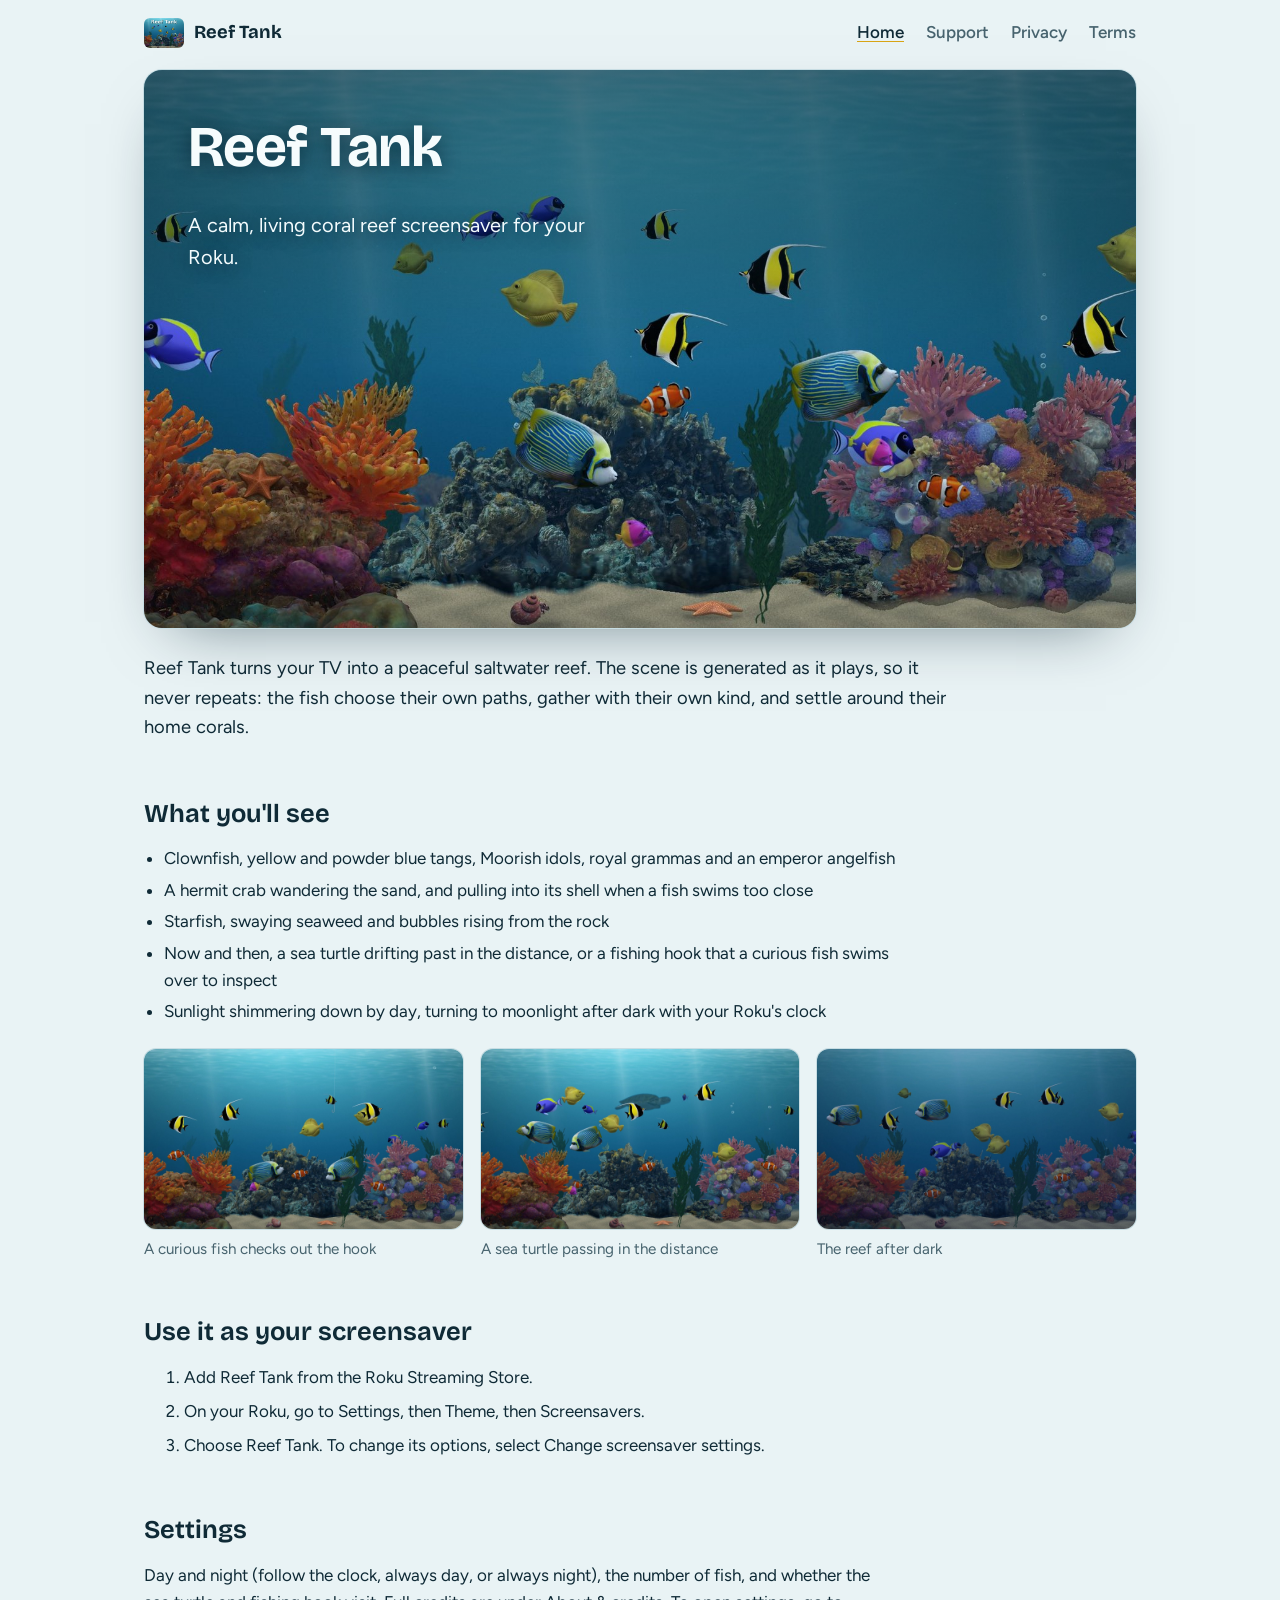
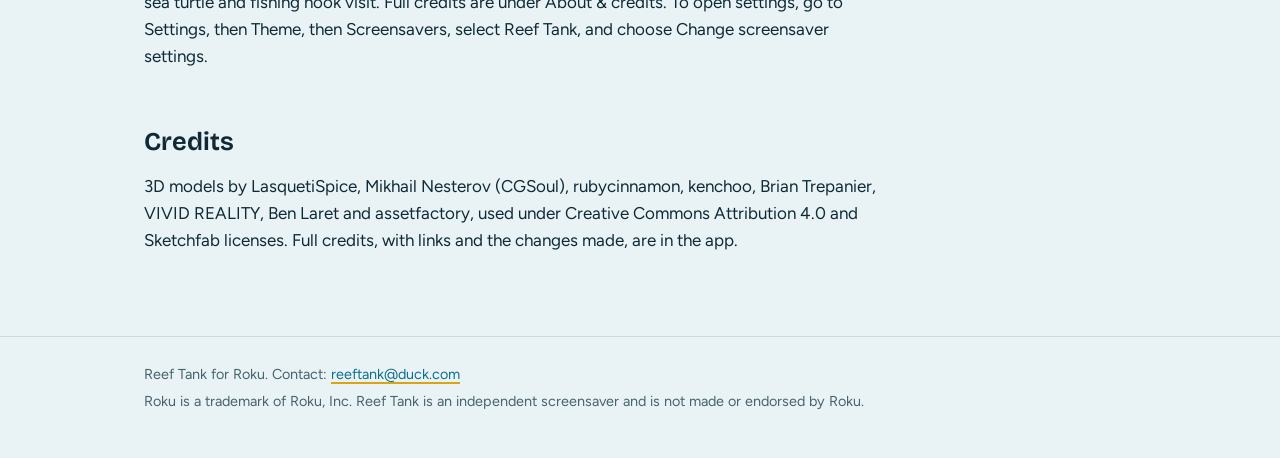
<file: index.html>
<!doctype html>
<html lang="en">
<head>
<meta charset="utf-8">
<meta name="viewport" content="width=device-width, initial-scale=1">
<title>Reef Tank: a living coral reef for your Roku</title>
<meta name="description" content="A calm, generated coral reef aquarium screensaver for Roku.">
<link rel="icon" href="images/icon.jpg">
<link rel="preconnect" href="https://fonts.googleapis.com">
<link rel="preconnect" href="https://fonts.gstatic.com" crossorigin>
<link href="https://fonts.googleapis.com/css2?family=Bricolage+Grotesque:opsz,wght@12..96,600;12..96,700&family=Figtree:wght@400;550;650&display=swap" rel="stylesheet">
<link rel="stylesheet" href="styles.css">
</head>
<body>
<nav class="nav" aria-label="Site"><a class="brand" href="index.html"><img src="images/icon.jpg" alt="">Reef Tank</a><a href="index.html" aria-current="page">Home</a><a href="support.html">Support</a><a href="privacy.html">Privacy</a><a href="terms.html">Terms</a></nav>
<header class="tank"><figure><img src="images/daytime.jpg" alt="Reef Tank on a TV: tropical fish swimming over a coral reef in sunlit blue water" width="1600" height="900"><figcaption><h1>Reef Tank</h1><p>A calm, living coral reef screensaver for your Roku.</p></figcaption></figure></header>
<main>
<p class="lead">Reef Tank turns your TV into a peaceful saltwater reef. The scene is generated as it plays, so it never repeats: the fish choose their own paths, gather with their own kind, and settle around their home corals.</p>
<h2>What you'll see</h2>
<ul class="cast">
<li>Clownfish, yellow and powder blue tangs, Moorish idols, royal grammas and an emperor angelfish</li>
<li>A hermit crab wandering the sand, and pulling into its shell when a fish swims too close</li>
<li>Starfish, swaying seaweed and bubbles rising from the rock</li>
<li>Now and then, a sea turtle drifting past in the distance, or a fishing hook that a curious fish swims over to inspect</li>
<li>Sunlight shimmering down by day, turning to moonlight after dark with your Roku's clock</li>
</ul>
<ul class="shots">
<li><img src="images/hook.jpg" alt="A Moorish idol investigating a fishing hook above the reef" loading="lazy" width="1600" height="900"><span>A curious fish checks out the hook</span></li>
<li><img src="images/turtle.jpg" alt="A sea turtle drifting through the water behind the fish" loading="lazy" width="1600" height="900"><span>A sea turtle passing in the distance</span></li>
<li><img src="images/night.jpg" alt="The reef by moonlight, darker and calmer" loading="lazy" width="1600" height="900"><span>The reef after dark</span></li>
</ul>
<h2>Use it as your screensaver</h2>
<ol class="steps">
<li>Add Reef Tank from the Roku Streaming Store.</li>
<li>On your Roku, go to Settings, then Theme, then Screensavers.</li>
<li>Choose Reef Tank. To change its options, select Change screensaver settings.</li>
</ol>
<h2>Settings</h2>
<p>Day and night (follow the clock, always day, or always night), the number of fish, and whether the sea turtle and fishing hook visit. Full credits are under About &amp; credits. To open settings, go to Settings, then Theme, then Screensavers, select Reef Tank, and choose Change screensaver settings.</p>
<h2>Credits</h2>
<p>3D models by LasquetiSpice, Mikhail Nesterov (CGSoul), rubycinnamon, kenchoo, Brian Trepanier, VIVID REALITY, Ben Laret and assetfactory, used under Creative Commons Attribution 4.0 and Sketchfab licenses. Full credits, with links and the changes made, are in the app.</p>
</main>
<footer><div><p>Reef Tank for Roku. Contact: <a href="mailto:reeftank@duck.com">reeftank@duck.com</a></p><p>Roku is a trademark of Roku, Inc. Reef Tank is an independent screensaver and is not made or endorsed by Roku.</p></div></footer>
</body>
</html>
</file>
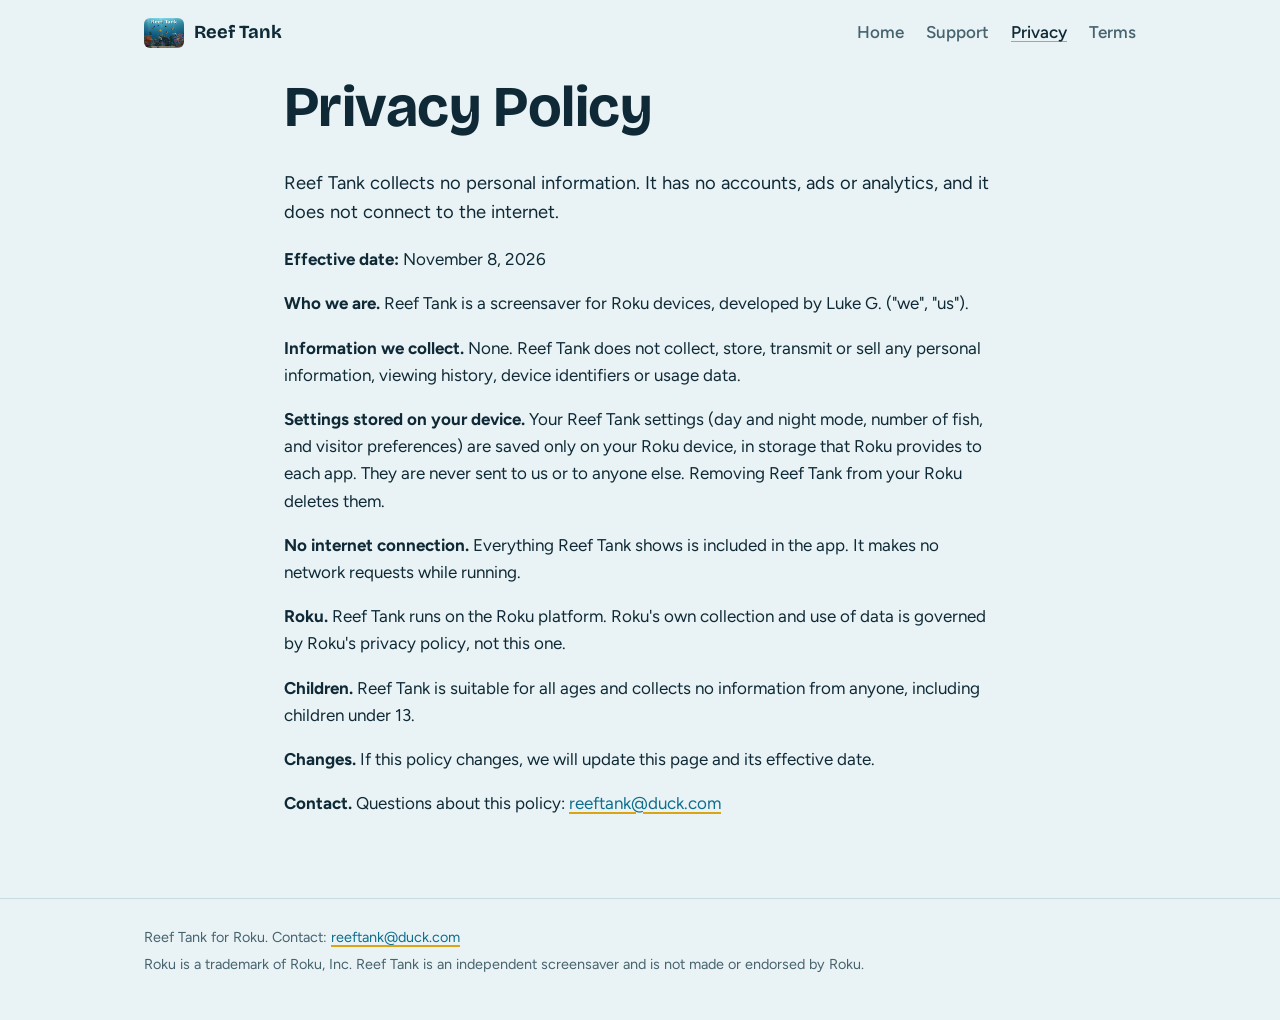
<file: privacy.html>
<!doctype html>
<html lang="en">
<head>
<meta charset="utf-8">
<meta name="viewport" content="width=device-width, initial-scale=1">
<title>Privacy Policy - Reef Tank</title>
<meta name="description" content="Reef Tank collects no personal information.">
<link rel="icon" href="images/icon.jpg">
<link rel="preconnect" href="https://fonts.googleapis.com">
<link rel="preconnect" href="https://fonts.gstatic.com" crossorigin>
<link href="https://fonts.googleapis.com/css2?family=Bricolage+Grotesque:opsz,wght@12..96,600;12..96,700&family=Figtree:wght@400;550;650&display=swap" rel="stylesheet">
<link rel="stylesheet" href="styles.css">
</head>
<body>
<nav class="nav" aria-label="Site"><a class="brand" href="index.html"><img src="images/icon.jpg" alt="">Reef Tank</a><a href="index.html">Home</a><a href="support.html">Support</a><a href="privacy.html" aria-current="page">Privacy</a><a href="terms.html">Terms</a></nav>
<main class="legal">
<h1>Privacy Policy</h1>
<p class="lead">Reef Tank collects no personal information. It has no accounts, ads or analytics, and it does not connect to the internet.</p>
<p><strong>Effective date:</strong> November 8, 2026</p>
<p><strong>Who we are.</strong> Reef Tank is a screensaver for Roku devices, developed by Luke G. ("we", "us").</p>
<p><strong>Information we collect.</strong> None. Reef Tank does not collect, store, transmit or sell any personal information, viewing history, device identifiers or usage data.</p>
<p><strong>Settings stored on your device.</strong> Your Reef Tank settings (day and night mode, number of fish, and visitor preferences) are saved only on your Roku device, in storage that Roku provides to each app. They are never sent to us or to anyone else. Removing Reef Tank from your Roku deletes them.</p>
<p><strong>No internet connection.</strong> Everything Reef Tank shows is included in the app. It makes no network requests while running.</p>
<p><strong>Roku.</strong> Reef Tank runs on the Roku platform. Roku's own collection and use of data is governed by Roku's privacy policy, not this one.</p>
<p><strong>Children.</strong> Reef Tank is suitable for all ages and collects no information from anyone, including children under 13.</p>
<p><strong>Changes.</strong> If this policy changes, we will update this page and its effective date.</p>
<p><strong>Contact.</strong> Questions about this policy: <a href="mailto:reeftank@duck.com">reeftank@duck.com</a></p>
</main>
<footer><div><p>Reef Tank for Roku. Contact: <a href="mailto:reeftank@duck.com">reeftank@duck.com</a></p><p>Roku is a trademark of Roku, Inc. Reef Tank is an independent screensaver and is not made or endorsed by Roku.</p></div></footer>
</body>
</html>
</file>
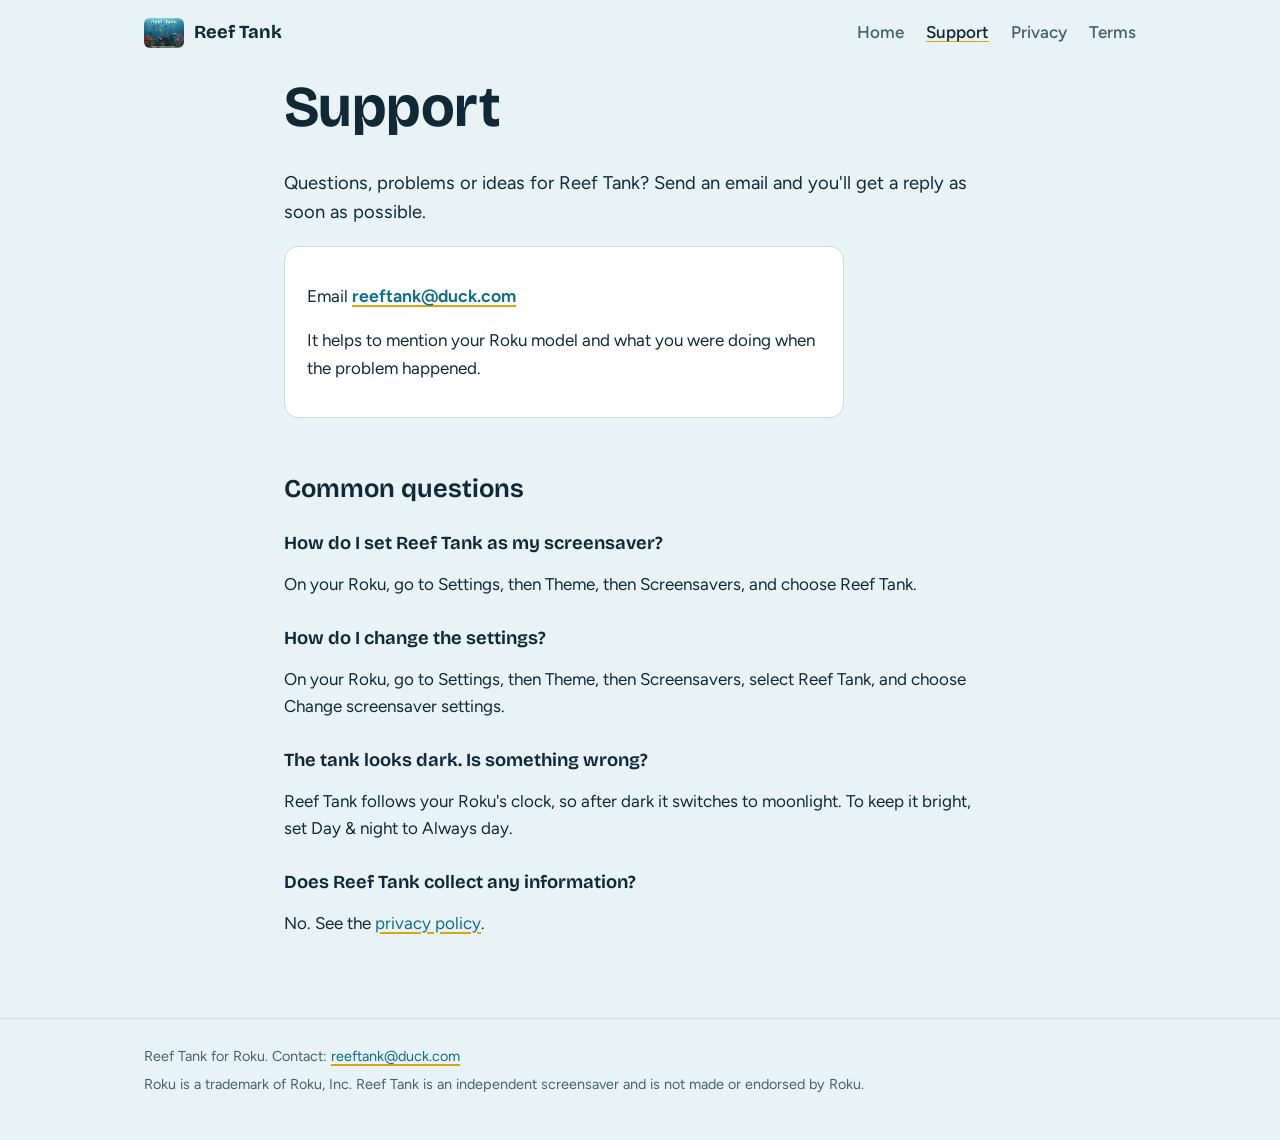
<file: support.html>
<!doctype html>
<html lang="en">
<head>
<meta charset="utf-8">
<meta name="viewport" content="width=device-width, initial-scale=1">
<title>Support - Reef Tank</title>
<meta name="description" content="Help and contact for Reef Tank on Roku.">
<link rel="icon" href="images/icon.jpg">
<link rel="preconnect" href="https://fonts.googleapis.com">
<link rel="preconnect" href="https://fonts.gstatic.com" crossorigin>
<link href="https://fonts.googleapis.com/css2?family=Bricolage+Grotesque:opsz,wght@12..96,600;12..96,700&family=Figtree:wght@400;550;650&display=swap" rel="stylesheet">
<link rel="stylesheet" href="styles.css">
</head>
<body>
<nav class="nav" aria-label="Site"><a class="brand" href="index.html"><img src="images/icon.jpg" alt="">Reef Tank</a><a href="index.html">Home</a><a href="support.html" aria-current="page">Support</a><a href="privacy.html">Privacy</a><a href="terms.html">Terms</a></nav>
<main class="legal">
<h1>Support</h1>
<p class="lead">Questions, problems or ideas for Reef Tank? Send an email and you'll get a reply as soon as possible.</p>
<div class="contact"><p>Email <a href="mailto:reeftank@duck.com">reeftank@duck.com</a></p><p>It helps to mention your Roku model and what you were doing when the problem happened.</p></div>
<h2>Common questions</h2>
<h3>How do I set Reef Tank as my screensaver?</h3>
<p>On your Roku, go to Settings, then Theme, then Screensavers, and choose Reef Tank.</p>
<h3>How do I change the settings?</h3>
<p>On your Roku, go to Settings, then Theme, then Screensavers, select Reef Tank, and choose Change screensaver settings.</p>
<h3>The tank looks dark. Is something wrong?</h3>
<p>Reef Tank follows your Roku's clock, so after dark it switches to moonlight. To keep it bright, set Day &amp; night to Always day.</p>
<h3>Does Reef Tank collect any information?</h3>
<p>No. See the <a href="privacy.html">privacy policy</a>.</p>
</main>
<footer><div><p>Reef Tank for Roku. Contact: <a href="mailto:reeftank@duck.com">reeftank@duck.com</a></p><p>Roku is a trademark of Roku, Inc. Reef Tank is an independent screensaver and is not made or endorsed by Roku.</p></div></footer>
</body>
</html>
</file>
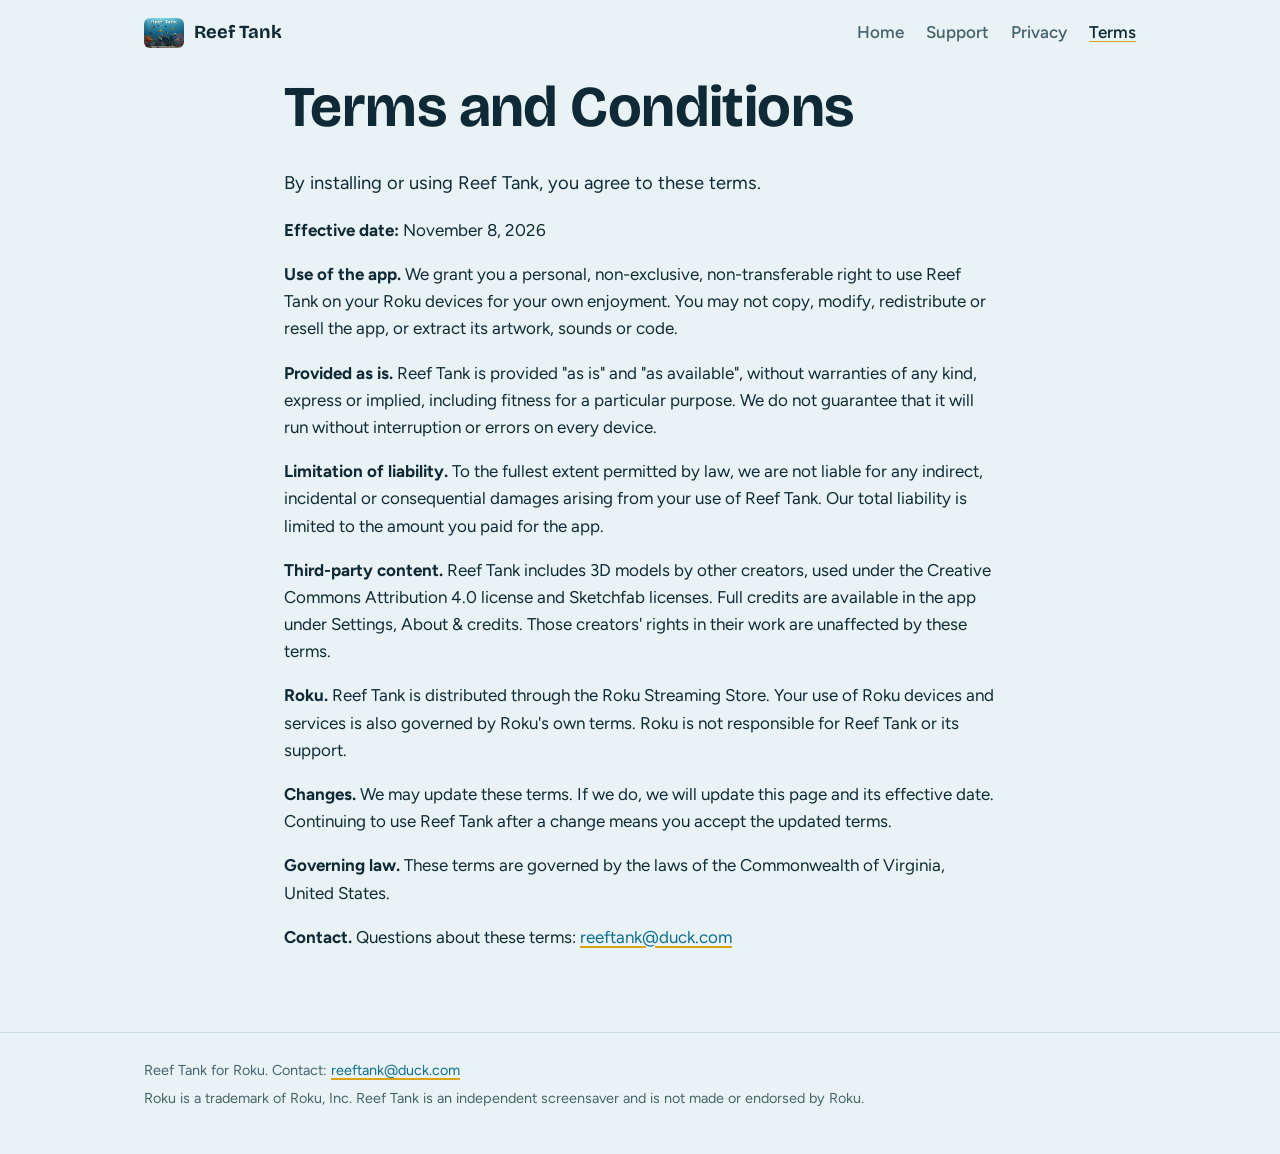
<file: terms.html>
<!doctype html>
<html lang="en">
<head>
<meta charset="utf-8">
<meta name="viewport" content="width=device-width, initial-scale=1">
<title>Terms and Conditions - Reef Tank</title>
<meta name="description" content="Terms and conditions for Reef Tank on Roku.">
<link rel="icon" href="images/icon.jpg">
<link rel="preconnect" href="https://fonts.googleapis.com">
<link rel="preconnect" href="https://fonts.gstatic.com" crossorigin>
<link href="https://fonts.googleapis.com/css2?family=Bricolage+Grotesque:opsz,wght@12..96,600;12..96,700&family=Figtree:wght@400;550;650&display=swap" rel="stylesheet">
<link rel="stylesheet" href="styles.css">
</head>
<body>
<nav class="nav" aria-label="Site"><a class="brand" href="index.html"><img src="images/icon.jpg" alt="">Reef Tank</a><a href="index.html">Home</a><a href="support.html">Support</a><a href="privacy.html">Privacy</a><a href="terms.html" aria-current="page">Terms</a></nav>
<main class="legal">
<h1>Terms and Conditions</h1>
<p class="lead">By installing or using Reef Tank, you agree to these terms.</p>
<p><strong>Effective date:</strong> November 8, 2026</p>
<p><strong>Use of the app.</strong> We grant you a personal, non-exclusive, non-transferable right to use Reef Tank on your Roku devices for your own enjoyment. You may not copy, modify, redistribute or resell the app, or extract its artwork, sounds or code.</p>
<p><strong>Provided as is.</strong> Reef Tank is provided "as is" and "as available", without warranties of any kind, express or implied, including fitness for a particular purpose. We do not guarantee that it will run without interruption or errors on every device.</p>
<p><strong>Limitation of liability.</strong> To the fullest extent permitted by law, we are not liable for any indirect, incidental or consequential damages arising from your use of Reef Tank. Our total liability is limited to the amount you paid for the app.</p>
<p><strong>Third-party content.</strong> Reef Tank includes 3D models by other creators, used under the Creative Commons Attribution 4.0 license and Sketchfab licenses. Full credits are available in the app under Settings, About &amp; credits. Those creators' rights in their work are unaffected by these terms.</p>
<p><strong>Roku.</strong> Reef Tank is distributed through the Roku Streaming Store. Your use of Roku devices and services is also governed by Roku's own terms. Roku is not responsible for Reef Tank or its support.</p>
<p><strong>Changes.</strong> We may update these terms. If we do, we will update this page and its effective date. Continuing to use Reef Tank after a change means you accept the updated terms.</p>
<p><strong>Governing law.</strong> These terms are governed by the laws of the Commonwealth of Virginia, United States.</p>
<p><strong>Contact.</strong> Questions about these terms: <a href="mailto:reeftank@duck.com">reeftank@duck.com</a></p>
</main>
<footer><div><p>Reef Tank for Roku. Contact: <a href="mailto:reeftank@duck.com">reeftank@duck.com</a></p><p>Roku is a trademark of Roku, Inc. Reef Tank is an independent screensaver and is not made or endorsed by Roku.</p></div></footer>
</body>
</html>
</file>
<file: styles.css>
:root {
  --bg: #e9f3f5;
  --surface: #ffffff;
  --ink: #0f2a36;
  --muted: #47636e;
  --line: #c7dde3;
  --link: #0e6e8c;
  --gold: #d9a514;
  color-scheme: light;
}
@media (prefers-color-scheme: dark) {
  :root {
    --bg: #07202c;
    --surface: #0c2c3b;
    --ink: #dcedf1;
    --muted: #9bb9c2;
    --line: #1d4556;
    --link: #8fd3e0;
    --gold: #f2c230;
    color-scheme: dark;
  }
}
* { box-sizing: border-box; }
html { -webkit-text-size-adjust: 100%; }
body {
  margin: 0;
  background: var(--bg);
  color: var(--ink);
  font: 17px/1.6 "Figtree", system-ui, -apple-system, "Segoe UI", Roboto, sans-serif;
}
h1, h2, h3 { font-family: "Bricolage Grotesque", "Figtree", system-ui, sans-serif; line-height: 1.15; margin: 0 0 0.5em; }
h1 { font-size: clamp(2.2rem, 6vw, 3.6rem); font-weight: 700; letter-spacing: -0.01em; }
h2 { font-size: 1.6rem; font-weight: 650; margin-top: 2.2em; }
h3 { font-size: 1.15rem; font-weight: 650; margin-top: 1.6em; }
p, li { max-width: 68ch; }
a { color: var(--link); text-decoration-color: var(--gold); text-decoration-thickness: 2px; text-underline-offset: 3px; }
a:hover { text-decoration-color: var(--link); }
a:focus-visible { outline: 3px solid var(--gold); outline-offset: 3px; border-radius: 2px; }

.nav { max-width: 1040px; margin: 0 auto; padding: 18px 24px; display: flex; align-items: center; gap: 22px; flex-wrap: wrap; }
.nav .brand { display: flex; align-items: center; gap: 10px; font-family: "Bricolage Grotesque", sans-serif; font-weight: 700; font-size: 1.15rem; color: var(--ink); text-decoration: none; margin-right: auto; }
.nav .brand img { width: 40px; height: 30px; object-fit: cover; border-radius: 6px; }
.nav a:not(.brand) { text-decoration: none; color: var(--muted); font-weight: 550; }
.nav a[aria-current="page"] { color: var(--ink); text-decoration: underline; text-decoration-color: var(--gold); }

/* the tank itself is the hero: a framed pane of water with the title floating in it */
.tank { max-width: 1040px; margin: 4px auto 0; padding: 0 24px; }
.tank figure { position: relative; margin: 0; border-radius: 18px; overflow: hidden; box-shadow: 0 0 0 1px var(--line), 0 24px 60px -30px rgba(4, 30, 44, 0.55); }
.tank img { display: block; width: 100%; height: auto; }
.tank figcaption { position: absolute; left: 0; right: 0; top: 0; padding: clamp(18px, 4vw, 44px) clamp(18px, 4vw, 44px) clamp(40px, 8vw, 90px); color: #f3fbfd; text-shadow: 0 2px 18px rgba(2, 24, 36, 0.6); background: linear-gradient(to bottom, rgba(4, 34, 50, 0.62), rgba(4, 34, 50, 0.32) 60%, rgba(4, 34, 50, 0)); }
.tank figcaption p { font-size: clamp(1rem, 2vw, 1.25rem); max-width: 34ch; margin: 0; }
.tank h1 { color: #f6fcfd; }

main { max-width: 1040px; margin: 0 auto; padding: 8px 24px 64px; }
.lead { font-size: 1.15rem; color: var(--ink); }
.shots { display: grid; grid-template-columns: repeat(auto-fit, minmax(280px, 1fr)); gap: 18px; margin: 1.4em 0 0; padding: 0; list-style: none; }
.shots li { max-width: none; margin: 0; }
.shots img { width: 100%; height: auto; display: block; border-radius: 12px; box-shadow: 0 0 0 1px var(--line); }
.shots span { display: block; margin-top: 8px; color: var(--muted); font-size: 0.95rem; }
.cast { padding-left: 1.2em; }
.cast li { margin: 0.25em 0; }
.steps li { margin: 0.4em 0; }
.legal { max-width: 760px; }
.legal p strong { color: var(--ink); }
.contact { background: var(--surface); border: 1px solid var(--line); border-radius: 14px; padding: 18px 22px; max-width: 560px; }
.contact a { font-weight: 650; font-size: 1.1rem; }
footer { border-top: 1px solid var(--line); color: var(--muted); font-size: 0.9rem; }
footer div { max-width: 1040px; margin: 0 auto; padding: 22px 24px 40px; }
footer p { margin: 0.3em 0; max-width: none; }
@media (prefers-reduced-motion: reduce) { * { scroll-behavior: auto !important; } }
</file>
